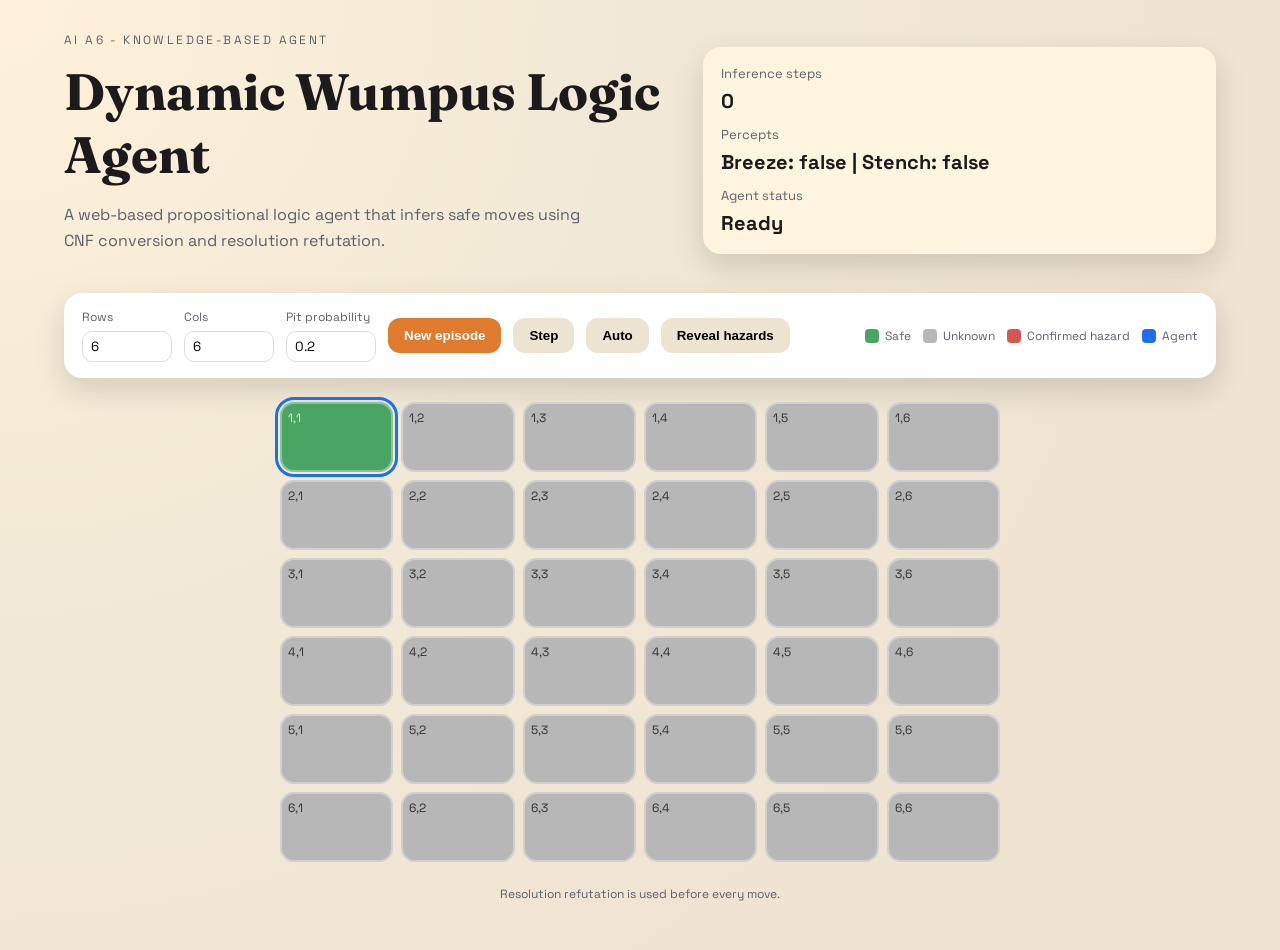
<file: index.html>
<!doctype html>
<html lang="en">
  <head>
    <meta charset="utf-8" />
    <meta name="viewport" content="width=device-width, initial-scale=1" />
    <title>Dynamic Wumpus Logic Agent</title>
    <link rel="preconnect" href="https://fonts.googleapis.com" />
    <link rel="preconnect" href="https://fonts.gstatic.com" crossorigin />
    <link
      href="https://fonts.googleapis.com/css2?family=Fraunces:opsz,wght@9..144,500;9..144,700&family=Space+Grotesk:wght@400;600;700&display=swap"
      rel="stylesheet"
    />
    <link rel="stylesheet" href="style.css" />
    <script defer src="app.js"></script>
  </head>
  <body>
    <div class="page">
      <header class="hero">
        <div>
          <p class="eyebrow">AI A6 - Knowledge-Based Agent</p>
          <h1>Dynamic Wumpus Logic Agent</h1>
          <p class="subhead">
            A web-based propositional logic agent that infers safe moves using
            CNF conversion and resolution refutation.
          </p>
        </div>
        <div class="metrics">
          <div class="metric">
            <span class="metric-label">Inference steps</span>
            <span id="metric-steps" class="metric-value">0</span>
          </div>
          <div class="metric">
            <span class="metric-label">Percepts</span>
            <span id="metric-percepts" class="metric-value">-</span>
          </div>
          <div class="metric">
            <span class="metric-label">Agent status</span>
            <span id="metric-status" class="metric-value">Ready</span>
          </div>
        </div>
      </header>

      <section class="panel">
        <div class="controls">
          <label>
            Rows
            <input id="rows" type="number" min="2" max="12" value="6" />
          </label>
          <label>
            Cols
            <input id="cols" type="number" min="2" max="12" value="6" />
          </label>
          <label>
            Pit probability
            <input id="pit-prob" type="number" min="0" max="0.6" step="0.05" value="0.2" />
          </label>
          <button id="btn-new" class="primary">New episode</button>
          <button id="btn-step">Step</button>
          <button id="btn-auto">Auto</button>
          <button id="btn-reveal">Reveal hazards</button>
        </div>
        <div class="legend">
          <div class="legend-item"><span class="swatch safe"></span>Safe</div>
          <div class="legend-item"><span class="swatch unknown"></span>Unknown</div>
          <div class="legend-item"><span class="swatch danger"></span>Confirmed hazard</div>
          <div class="legend-item"><span class="swatch agent"></span>Agent</div>
        </div>
      </section>

      <main>
        <div id="grid" class="grid"></div>
      </main>

      <footer class="footer">
        <span>Resolution refutation is used before every move.</span>
      </footer>
    </div>
  </body>
</html>
</file>
<file: style.css>
:root {
  --ink: #1b1b1b;
  --muted: #5b616a;
  --paper: #f7f2e8;
  --accent: #e07a2d;
  --safe: #4aa564;
  --unknown: #b7b7b7;
  --danger: #d4574f;
  --agent: #1f6feb;
  --panel: #fff5de;
  --shadow: 0 12px 30px rgba(20, 20, 20, 0.15);
}

* {
  box-sizing: border-box;
}

body {
  margin: 0;
  font-family: "Space Grotesk", system-ui, sans-serif;
  color: var(--ink);
  background: radial-gradient(circle at top left, #fff1d9, #f1e9d6 40%, #efe4d1 75%);
}

.page {
  max-width: 1200px;
  margin: 0 auto;
  padding: 32px 24px 48px;
  display: grid;
  gap: 24px;
}

.hero {
  display: grid;
  grid-template-columns: 1.2fr 1fr;
  gap: 24px;
  align-items: center;
}

.eyebrow {
  text-transform: uppercase;
  letter-spacing: 0.2em;
  font-size: 12px;
  color: var(--muted);
  margin: 0 0 12px;
}

h1 {
  font-family: "Fraunces", serif;
  font-size: clamp(32px, 4vw, 54px);
  margin: 0 0 12px;
}

.subhead {
  font-size: 16px;
  line-height: 1.6;
  color: var(--muted);
  max-width: 520px;
}

.metrics {
  background: var(--panel);
  border-radius: 18px;
  padding: 18px;
  display: grid;
  gap: 12px;
  box-shadow: var(--shadow);
}

.metric {
  display: flex;
  flex-direction: column;
  gap: 6px;
}

.metric-label {
  font-size: 13px;
  color: var(--muted);
}

.metric-value {
  font-size: 20px;
  font-weight: 700;
}

.panel {
  display: flex;
  flex-wrap: wrap;
  gap: 16px;
  align-items: center;
  justify-content: space-between;
  background: #fff;
  border-radius: 18px;
  padding: 16px 18px;
  box-shadow: var(--shadow);
}

.controls {
  display: flex;
  gap: 12px;
  flex-wrap: wrap;
  align-items: center;
}

.controls label {
  display: grid;
  gap: 6px;
  font-size: 12px;
  color: var(--muted);
}

.controls input {
  width: 90px;
  padding: 6px 8px;
  border-radius: 10px;
  border: 1px solid #ddd;
  font-family: inherit;
}

button {
  border: none;
  border-radius: 12px;
  padding: 10px 16px;
  font-weight: 600;
  background: #ece3d1;
  cursor: pointer;
}

button.primary {
  background: var(--accent);
  color: #fff;
}

.legend {
  display: flex;
  gap: 12px;
  flex-wrap: wrap;
  font-size: 12px;
  color: var(--muted);
  align-items: center;
}

.legend-item {
  display: inline-flex;
  align-items: center;
  gap: 6px;
}

.swatch {
  width: 14px;
  height: 14px;
  border-radius: 4px;
  display: inline-block;
}

.swatch.safe {
  background: var(--safe);
}

.swatch.unknown {
  background: var(--unknown);
}

.swatch.danger {
  background: var(--danger);
}

.swatch.agent {
  background: var(--agent);
}

.grid {
  display: grid;
  gap: 8px;
  width: min(100%, 720px);
  margin: 0 auto;
}

.cell {
  position: relative;
  border-radius: 14px;
  padding: 8px;
  min-height: 70px;
  background: var(--unknown);
  color: #111;
  display: grid;
  align-content: space-between;
  box-shadow: inset 0 0 0 2px rgba(255, 255, 255, 0.35);
  transition: transform 0.25s ease, box-shadow 0.25s ease;
}

.cell.safe {
  background: var(--safe);
  color: #fff;
}

.cell.danger {
  background: var(--danger);
  color: #fff;
}

.cell.agent {
  outline: 3px solid var(--agent);
  outline-offset: 2px;
}

.cell:hover {
  transform: translateY(-2px);
  box-shadow: 0 16px 24px rgba(20, 20, 20, 0.15);
}

.cell .coords {
  font-size: 12px;
  opacity: 0.8;
}

.cell .tags {
  font-size: 11px;
  opacity: 0.9;
}

.footer {
  text-align: center;
  color: var(--muted);
  font-size: 12px;
}

@media (max-width: 900px) {
  .hero {
    grid-template-columns: 1fr;
  }

  .grid {
    width: 100%;
  }
}
</file>
